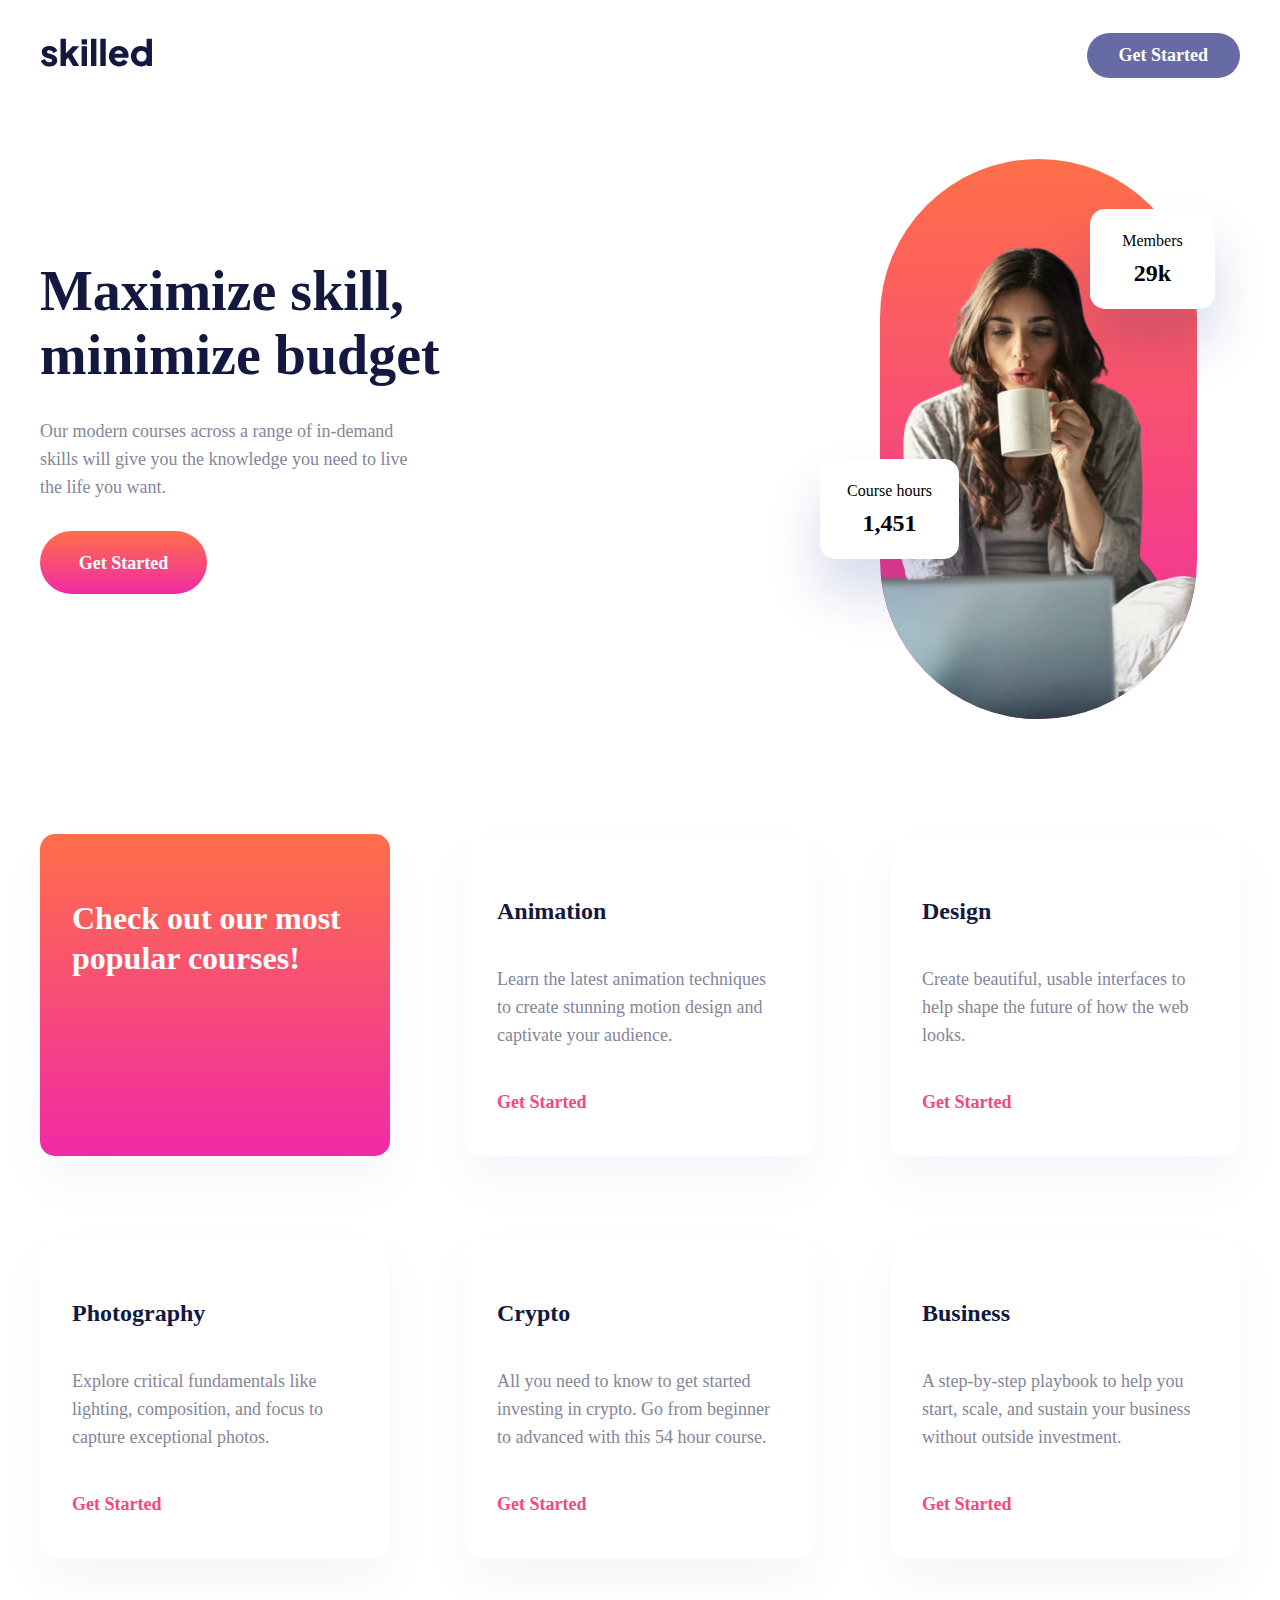
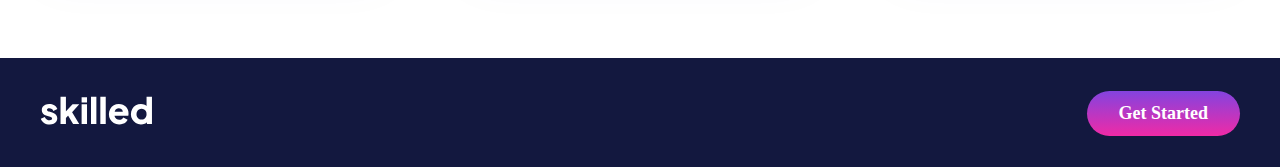
<file: index.html>
<!DOCTYPE html>
<html lang="en">
<head>
    <meta charset="UTF-8">
    <meta name="viewport" content="width=device-width, initial-scale=1.0">
    <link rel="stylesheet" href="./css/main.css">
    <title>Document</title>
</head>
<body>
    <header class="header">
        <div class="container">
            <nav class="nav">
                <ul class="nav-list">
                    <li class="nav-item">
                        <a href="#!" class="nav-link"><img src="./img/skilled (1).svg" alt="" class="nav-logo"></a>
                    </li>
                    <li class="nav-item">
                        <a href="#!" class="nav-link black-btn"><span>Get Started</span></a>
                    </li>
                </ul>
            </nav>
            <div class="header-main">
                <div class="header-desk">
                    <h1 class="header-title">Maximize skill,
                        minimize budget</h1>
                    <p class="header-text">Our modern courses across a range of in-demand skills will give you the knowledge you need to live the life you want.</p>
                    <a href="#!" class="all-btn"><span>Get Started</span></a>
                </div>
                <div class="header-women">
                    <div class="header-women_aval">
                        <img src="./img/image-removebg-preview(509).png" alt="" class="header_women-img">
                        
                    </div>
                    <div class="sms">
                        <p class="swms_members">Members</p>
                        <h2 class="sms_title">29k</h2>
                    </div>
                    <div class="sms2">
                        <p class="swms_members">Course hours</p>
                        <h2 class="sms_title">1,451</h2>
                    </div>
                </div>

               

            </div>
        </div>
    </header>
    <MAIN class="site-main">
        <div class="container">
            <section class="site-carder">
                <div class="card redacter">
                    <h2 class="redacter-title">Check out our most popular courses!</h2>
                </div>
                <div class="card">
                    <h3 class="site-card_title">Animation</h3>
                    <p class="site-card_text">Learn the latest animation techniques to create stunning motion design and captivate your audience.</p>
                    <a href="" class="site-card_notbtn">Get Started</a>
                </div>
                <div class="card">
                    <h3 class="site-card_title">Design</h3>
                    <p class="site-card_text">Create beautiful, usable interfaces to help shape the future of how the web looks.</p>
                    <a href="" class="site-card_notbtn">Get Started</a>
                </div>
                <div class="card">
                    <h3 class="site-card_title">Photography</h3>
                    <p class="site-card_text">Explore critical fundamentals like lighting, composition, and focus to capture exceptional photos.</p>
                    <a href="" class="site-card_notbtn">Get Started</a>
                </div>
                <div class="card">
                    <h3 class="site-card_title">Crypto</h3>
                    <p class="site-card_text">All you need to know to get started investing in crypto. Go from beginner to advanced with this 54 hour course.</p>
                    <a href="" class="site-card_notbtn">Get Started</a>
                </div>
                <div class="card">
                    <h3 class="site-card_title">Business</h3>
                    <p class="site-card_text">A step-by-step playbook to help you start, scale, and sustain your business without outside investment.</p>
                    <a href="" class="site-card_notbtn">Get Started</a>
                </div>
            </section>
        </div>
    </MAIN>
    <footer class="footer">
        <div class="container">
            <nav class="footer">
                <ul class="footer-list">
                    <li class="footer-item">
                        <a href="#!" class="footer-link"><img src="./img/skilled.svg" alt="" class="footer-logo"></a>
                    </li>
                    <li class="nav-item">
                        <a href="#!" class="footer-link footer-btn"><span>Get Started</span></a>
                    </li>
                </ul>
            </nav>
        </div>
    </footer>
</body>
</html>
</file>
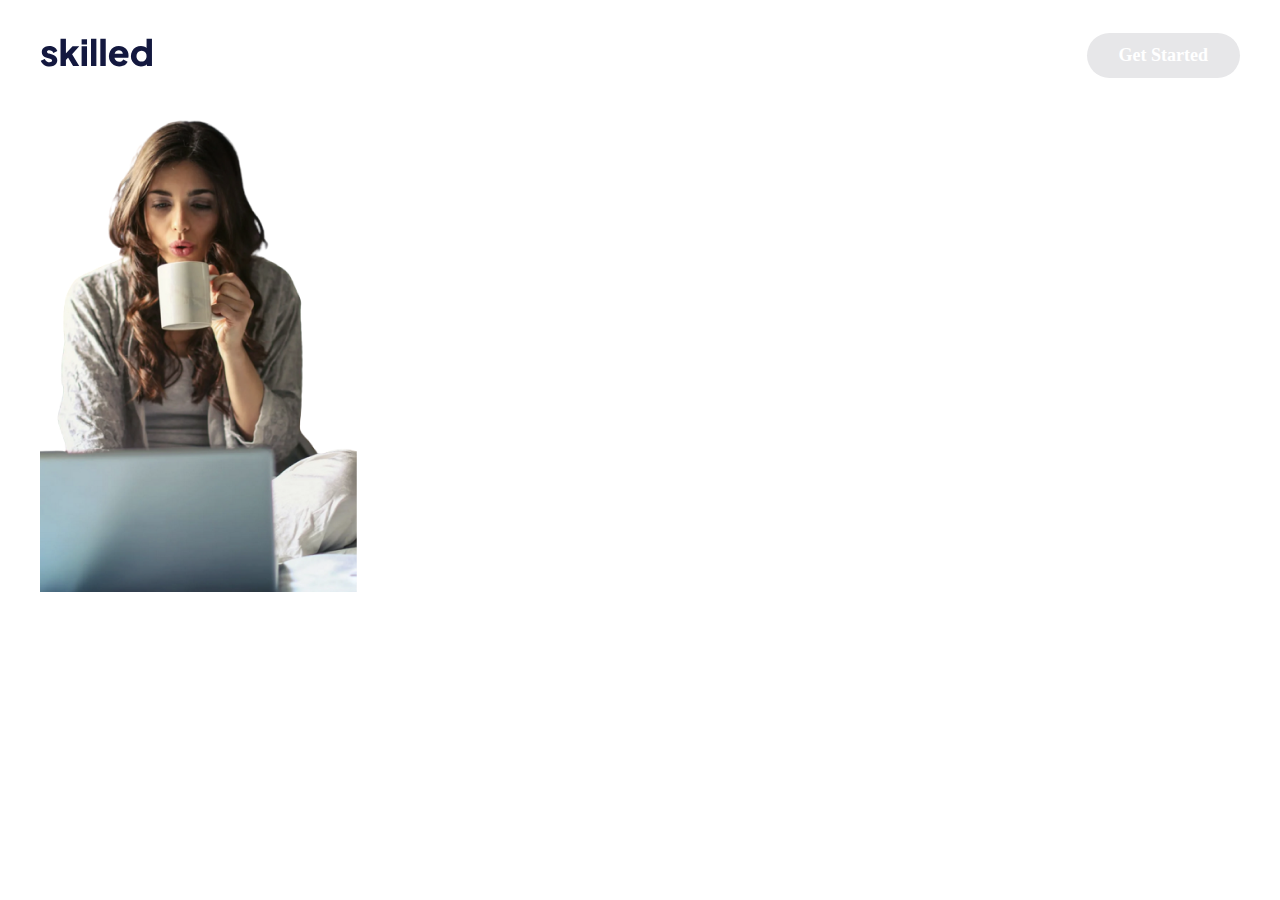
<file: skilled/index.html>
<!DOCTYPE html>
<html lang="en">
<head>
    <meta charset="UTF-8">
    <meta name="viewport" content="width=device-width, initial-scale=1.0">
    <link rel="stylesheet" href="./css/main.css">
    <title>Document</title>
</head>
<body>
    <header class="header">
        <div class="container">
            <nav class="nav">
                <ul class="nav-list">
                    <li class="nav-item">
                        <a href="#!" class="nav-link"><img src="./img/skilled.svg" alt="" class="nav-logo"></a>
                    </li>
                    <li class="nav-item">
                        <a href="#!" class="nav-link black-btn"><span>Get Started</span></a>
                    </li>
                </ul>
            </nav>
            <div class="header-main">
                <div class="header-desk">
                    <h1 class="header-title"></h1>
                    <p class="header-text"></p>
                    <a href="#!" class="all-btn"><span></span></a>
                </div>
                <div class="header-women">
                    <div class="header-women_aval">
                        <img src="./img/image-removebg-preview(509).png" alt="" class="header_women-img">
                    </div>
                </div>
            </div>
        </div>
    </header>
</body>
</html>
</file>
<file: css/main.css>
* {
    margin: 0;
    padding: 0;
    box-sizing: border-box;
}

a {
    text-decoration: none;
}

ul {
    list-style: none;
}

.container {
    max-width: 1200px;
    width: 100%;
    margin: auto;
    position: relative;
}

.header {}

.nav {}

.nav-list {
    display: flex;
    justify-content: space-between;
    align-items: center;
    padding: 38px 0;
}

.nav-item {}

.nav-link {}

.nav-logo {}

.black-btn {
    width: 167px;
    height: 56px;
    border-radius: 28px;

    background: var(--666CA3, #666CA3);
    padding: 14px 32px;
}

.black-btn span {
    color: var(--FFFFFF, #FFF);
    font-size: 18px;
    font-weight: 700;
    line-height: 28px;
}

/* header main */
.header-main {
    margin-top: 50PX;
    width: 100%;
    display: flex;
    justify-content: space-between;
    flex-wrap: wrap;
    align-items: TOP;
}

.header-desk {
    max-width: 500px;
    width: 100%;
    display: flex;
    flex-direction: column;
    justify-content: center;
    row-gap: 30px;
    margin: 100PX 0 0 0;
}

.header-title {
    width: 100%;
    color: var(--13183F, #13183F);
    font-feature-settings: 'clig' off, 'liga' off;
    font-size: 56px;
    font-weight: 800;
}

.header-text {
    width: 390px;
    color: var(--83869A, #83869A);
    font-feature-settings: 'clig' off, 'liga' off;
    font-size: 18px;
    font-weight: 500;
    line-height: 28px;
}

.all-btn {
    width: 167px;
    height: 63px;
    border-radius: 31.5px;
    background: var(--Gradient-1, linear-gradient(180deg, #FF6F48 0%, #F02AA6 100%));
    display: flex;
    justify-content: center;
    align-items: center;
    text-align: center;
}

.all-btn span {
    color: var(--FFFFFF, #FFF);
    font-size: 18px;
    font-weight: 700;
    line-height: 28px;
}

.header-women {
    padding: 0 0 0 60px;
    position: relative;
    z-index: 1;
    right: 30%;
}

.header-women_aval {
    width: 317px;
    height: 560px;
    border-radius: 158.5px;
    background: linear-gradient(180deg, #FF6F48 0%, #F02AA6 100%);
    overflow: hidden;
    display: flex;
    align-items: end;
    position: absolute;
    z-index: 2;
}

.header_women-img {}

.sms {
    width: 125px;
    height: 100px;
    display: flex;
    flex-direction: column;
    justify-content: center;
    row-gap: 10px;
    align-items: center;
    border-radius: 15px;
    background: var(--FFFFFF, #FFF);
    box-shadow: 0px 34px 54px 0px rgba(6, 22, 141, 0.16);
    position: absolute;
    z-index: 3;
    top: 50px;
    left: 270px;
}

.swms_members {}

.sms_title {}

.sms2 {
    width: 139px;
    height: 100px;
    display: flex;
    flex-direction: column;
    justify-content: center;
    row-gap: 10px;
    align-items: center;
    border-radius: 15px;
    background: var(--FFFFFF, #FFF);
    box-shadow: 0px 34px 54px 0px rgba(6, 22, 141, 0.16);
    position: absolute;
    z-index: 3;
    top: 300px;
    left: 0px;
}

/* MAIN */
/* card */
.site-main {
    margin-top: 240px;
}

.container {}

.site-carder {
    display: flex;
    justify-content: space-between;
    flex-wrap: wrap;
    width: 100%;
    row-gap: 80px;
}

.card {
    width: 350px;
    height: 322px;
    display: flex;
    flex-direction: column;
    align-items: start;
    justify-content: space-between;
    padding: 64px 32px 40px;
    border-radius: 15px;
    background: var(--FFFFFF, #FFF);
    box-shadow: 0px 25px 50px 0px rgba(6, 22, 141, 0.04);

}

.redacter {
    border-radius: 15px;
    background: var(--Gradient-1, linear-gradient(180deg, #FF6F48 0%, #F02AA6 100%));
}

.redacter-title {
    width: 286px;
    color: var(--FFFFFF, #FFF);
    font-feature-settings: 'clig' off, 'liga' off;
    font-size: 32px;
    font-weight: 800;
    line-height: 40px;
}

.site-card_title {
    color: var(--13183F, #13183F);
    font-feature-settings: 'clig' off, 'liga' off;
    font-size: 24px;
    font-weight: 800;
}

.site-card_text {
    width: 286px;
    color: var(--83869A, #83869A);
    font-feature-settings: 'clig' off, 'liga' off;
    font-size: 18px;
    font-weight: 500;
    line-height: 28px;
}

.site-card_notbtn {
    color: var(--F74780, #F74780);
    font-feature-settings: 'clig' off, 'liga' off;
    font-size: 18px;
    font-weight: 700;
    line-height: 28px;
}
.footer {}

.footer-list {
    display: flex;
    justify-content: space-between;
    align-items: center;
    padding: 38px 0;
}

.footer-item {}

.footer-link {}

.footer-logo {}

.footer-btn {
    width: 167px;
    height: 56px;

    border-radius: 28px;
    background: linear-gradient(180deg, #4851FF -54.32%, #F02AA6 100%);
    padding: 14px 32px;
}

.footer-btn span {
    color: var(--FFFFFF, #FFF);
    font-size: 18px;
    font-weight: 700;
    line-height: 28px;
}
.footer{
    margin: 100px 0 0 0 ;
    background-color:#13183F;
    width: 100%;

}
@media (max-width:600px){
    
.header-women {
    padding: 0 0 0 60px;
    position: relative;
    z-index: 1;
    right: 35%;
}
.header-main {
    margin-top: 50PX;
    width: 100%;
    display: flex;
    flex-direction: column;
    justify-content: center;
    flex-wrap: wrap;
    align-items: center;
    
}
.header-women_aval {
    margin-top: 100px;
    margin-bottom:-800px;
    width: 256px;
    height: 256px;
    border-radius: 50%;
    background: linear-gradient(180deg, #FF6F48 0%, #F02AA6 100%);
    overflow: hidden;
    display: flex;
    align-items: center;
    position: static;
    z-index: 2;
    margin-left: 20%;
}
.header_women-img {
    width: 300px;
    height: 400px;
    margin-bottom: -150px;
}
.site-carder {
    margin-left: -35PX;
    margin-top: 380px;
    display: flex;
    flex-direction: column;
    justify-content: center;
    width: 100%;
    row-gap: 80px;
    align-items: center;
}
.sms {
    width: 125px;
    height: 100px;
    display: none;
    flex-direction: column;
    justify-content: center;
    row-gap: 10px;
    align-items: center;
    border-radius: 15px;
    background: var(--FFFFFF, #FFF);
    box-shadow: 0px 34px 54px 0px rgba(6, 22, 141, 0.16);
    position: absolute;
    z-index: 3;
    top: 50px;
    left: 270px;
}
.sms2 {
    width: 139px;
    height: 100px;
    display: none;
    flex-direction: column;
    justify-content: center;
    row-gap: 10px;
    align-items: center;
    border-radius: 15px;
    background: var(--FFFFFF, #FFF);
    box-shadow: 0px 34px 54px 0px rgba(6, 22, 141, 0.16);
    position: absolute;
    z-index: 3;
    top: 300px;
    left: 0px;
}
.nav-list {
    display: flex;
    justify-content: center;
    column-gap: 50px;
    align-items: center;
    padding: 38px 0;
}
.footer-list {
    display: flex;
    justify-content: center;
    column-gap: 50px;
    align-items: center;
    padding: 38px 0;
}
.container{
    margin: 0 5vh;
}
.header-desk {
    max-width: 500px;
    width: 100%;
    display: flex;
    flex-direction: column;
    justify-content: center;
    row-gap: 30px;
    margin: 100PX 0 0 0;
}

.header-title {
    width: 80%;
    color: var(--13183F, #13183F);
    font-feature-settings: 'clig' off, 'liga' off;
    font-size: 56px;
    font-weight: 800;
}

.header-text {
    width: 300px;
    color: var(--83869A, #83869A);
    font-feature-settings: 'clig' off, 'liga' off;
    font-size: 18px;
    font-weight: 500;
    line-height: 28px;
}

.all-btn {
    width: 167px;
    height: 63px;
    border-radius: 31.5px;
    background: var(--Gradient-1, linear-gradient(180deg, #FF6F48 0%, #F02AA6 100%));
    display: flex;
    justify-content: center;
    align-items: center;
    text-align: center;
}
.header {}

.nav {}

.nav-list {
    display: flex;
    flex-direction: column;
    justify-content: center;
    align-items: center;
    padding: 38px 0;
    row-gap: 20px;
}

.nav-item {}

.nav-link {}

.nav-logo {}

.black-btn {
    width: 167px;
    height: 56px;
    border-radius: 28px;

    background: var(--666CA3, #666CA3);
    padding: 14px 32px;
}

.black-btn span {
    color: var(--FFFFFF, #FFF);
    font-size: 18px;
    font-weight: 700;
    line-height: 28px;
}
.footer-list {
    display: flex;
    flex-direction: column;
    justify-content: center;
    align-items: center;
    padding: 38px 0;
    row-gap: 20px;
}
.footer{
    height:100PX;
    width: 100%;
    display: flex;
    flex-direction: column;
    justify-content: center;
    align-items: center;
    padding:  0 0 30PX 0;
}
.nav
{
    margin: 50px 0 0 -40px;
    height:100PX;
    width: 100%;
    display: flex;
    flex-direction: column;
    justify-content: center;
    align-items: center;
    padding:  0 0 30PX 0;
}
}
</file>
<file: skilled/css/main.css>
* {
    margin: 0;
    padding: 0;
    box-sizing: border-box;
}

a {
    text-decoration: none;
}

ul {
    list-style: none;
}

.container {
    max-width: 1200px;
    width: 100%;
    margin: auto;

}

.header {}

.nav {}

.nav-list {
    display: flex;
    justify-content: space-between;
    align-items: center;
    padding: 38px 0;
}

.nav-item {}

.nav-link {}

.nav-logo {}

.black-btn {
    width: 167px;
    height: 56px;
    border-radius: 28px;
    background: var(--13183F, #e7e7e9);
    padding: 14px 32px;
}

.black-btn span {
    color: var(--FFFFFF, #FFF);
    font-size: 18px;
    font-weight: 700;
    line-height: 28px;
}
</file>
